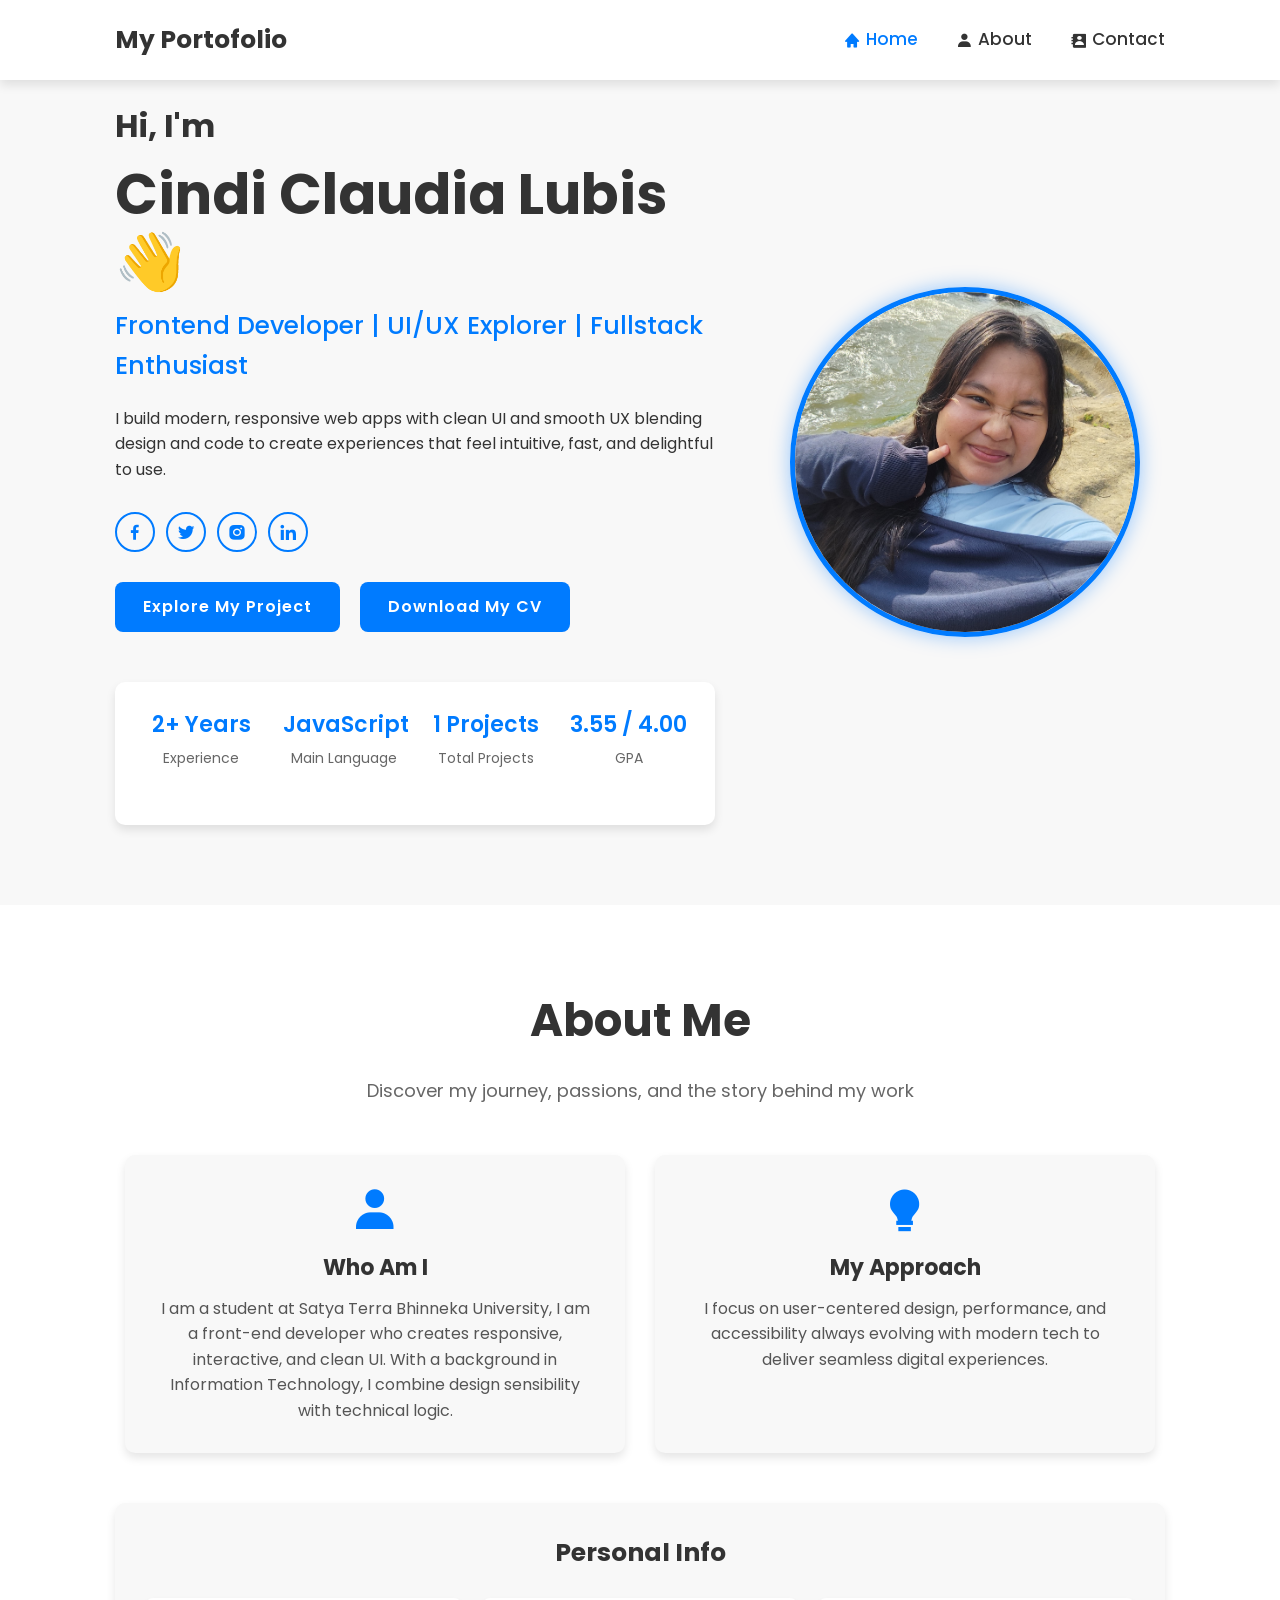
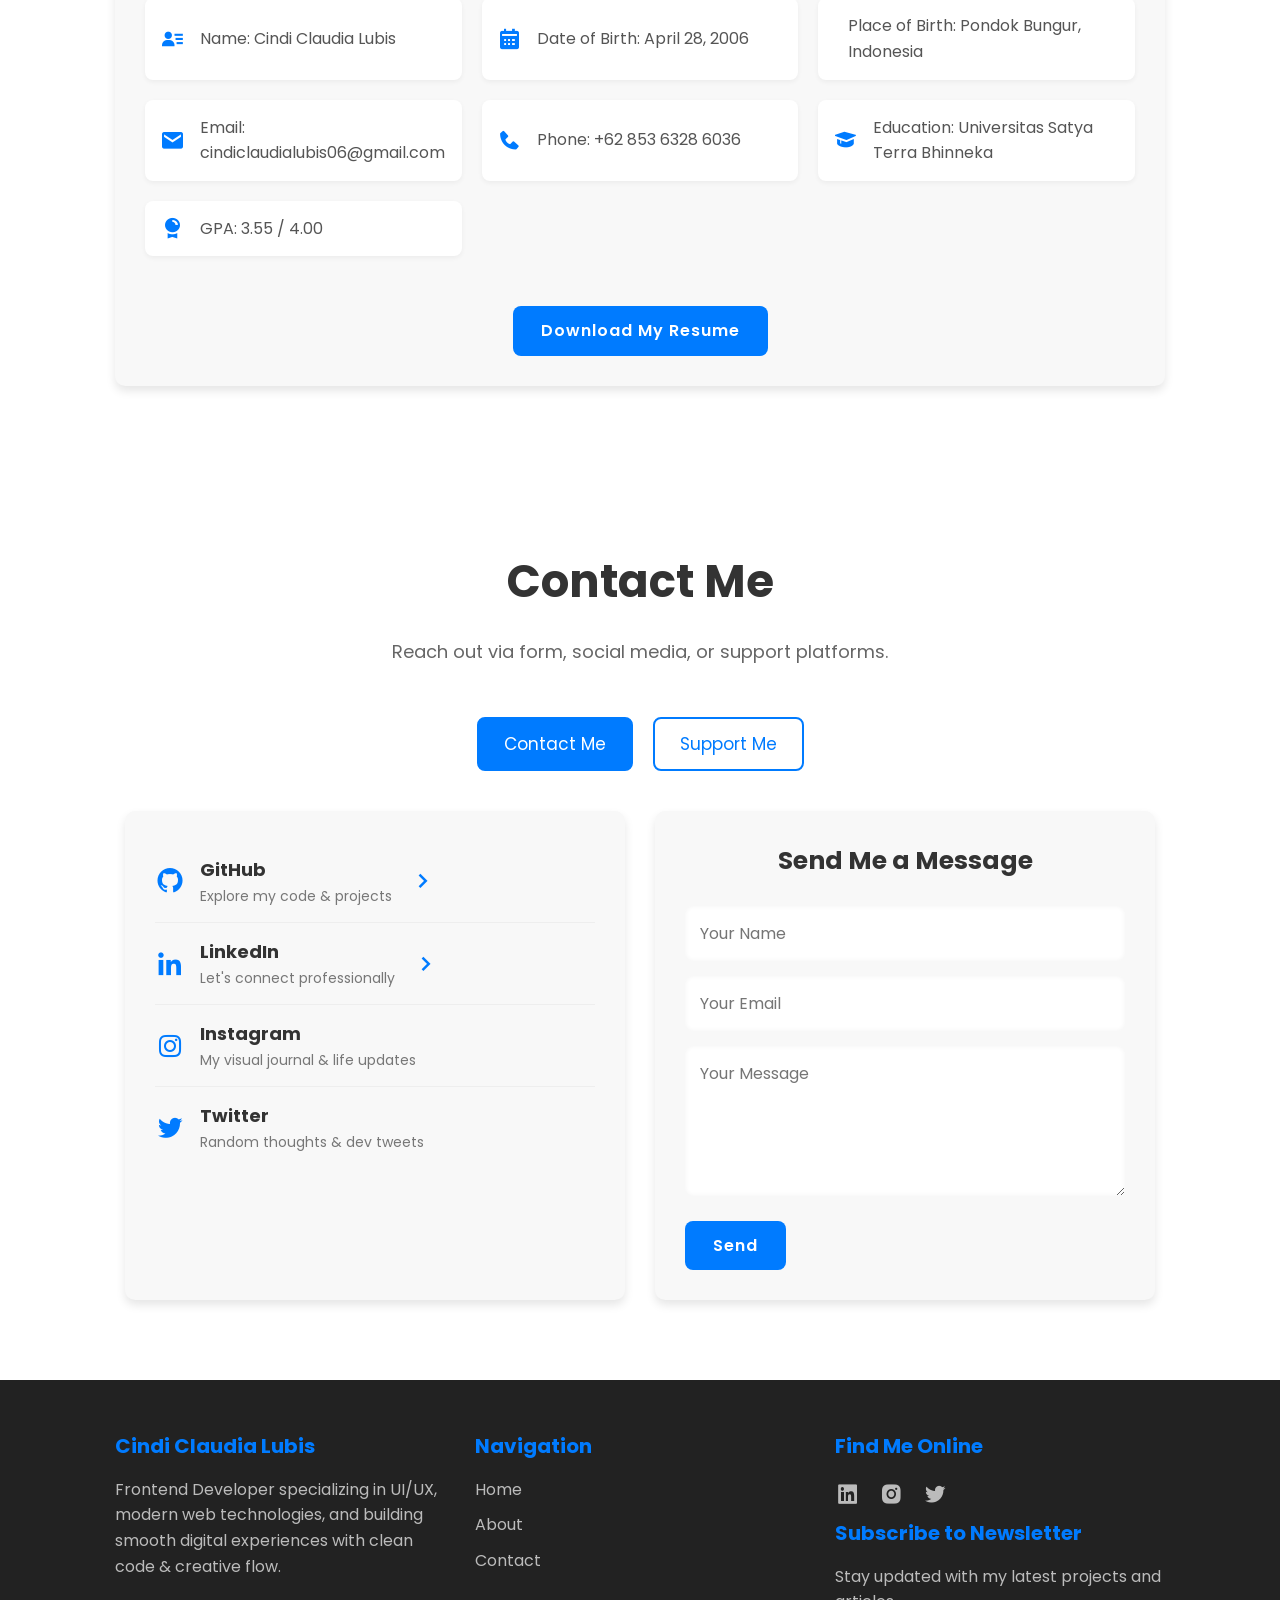
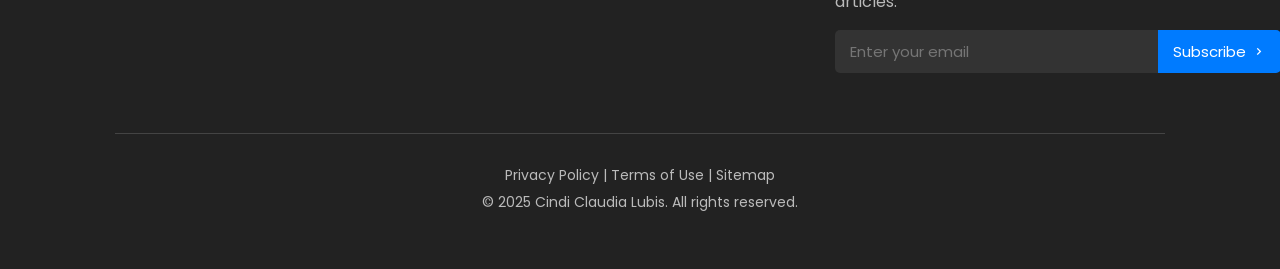
<file: Myprofil/index.html>
<!DOCTYPE html>
<html lang="en">
<head>
    <meta charset="UTF-8">
    <meta name="viewport" content="width=device-width, initial-scale=1.0">
    <title>My Portofolio - Cindi Claudia Lubis</title>
    <link rel="stylesheet" href="style.css">
    <link href='https://unpkg.com/boxicons@2.1.4/css/boxicons.min.css' rel='stylesheet'>
</head>
<body>
    <header class="header">
        <a href="#" class="logo">My Portofolio</a>

        <nav class="navbar">
            <a href="#home" class="active"><i class='bx bxs-home'></i> Home</a>
            <a href="#about"><i class='bx bxs-user'></i> About</a>
            <a href="#contact"><i class='bx bxs-contact'></i> Contact</a>
        </nav>
    </header>

    <section class="home" id="home">
        <div class="home-content">
            <h3>Hi, I'm</h3>
            <h1>Cindi Claudia Lubis 👋</h1>
            <h2>Frontend Developer | UI/UX Explorer | Fullstack Enthusiast</h2>
            <p>I build modern, responsive web apps with clean UI and smooth UX blending design and code to create experiences that feel intuitive, fast, and delightful to use.</p>

            <div class="social-media">
                <a href="#"><i class='bx bxl-facebook'></i></a>
                <a href="#"><i class='bx bxl-twitter'></i></a>
                <a href="#"><i class='bx bxl-instagram-alt'></i></a>
                <a href="#"><i class='bx bxl-linkedin'></i></a>
            </div>

            <div class="btn-box">
                <a href="#" class="btn">Explore My Project</a>
                <a href="#" class="btn">Download My CV</a>
            </div>

            <div class="quick-stats">
                <div class="stat-item">
                    <h4>2+ Years</h4>
                    <p>Experience</p>
                </div>
                <div class="stat-item">
                    <h4>JavaScript</h4>
                    <p>Main Language</p>
                </div>
                <div class="stat-item">
                    <h4>1 Projects</h4>
                    <p>Total Projects</p>
                </div>
                <div class="stat-item">
                    <h4>3.55 / 4.00</h4>
                    <p>GPA</p>
                </div>
            </div>
        </div>

        <div class="home-img">
            <div class="profile-circle">
                <img src="Profil.jpg" alt="Cindi Claudia Lubis">
                <div class="icon-circle top-left"><i class='bx bxl-javascript'></i></div>
                <div class="icon-circle top-right"><i class='bx bxl-react'></i></div>
                <div class="icon-circle bottom-left"><i class='bx bxl-html5'></i></div>
                <div class="icon-circle bottom-right"><i class='bx bxl-css3'></i></div>
            </div>
        </div>
    </section>

    <section class="about" id="about">
        <h2 class="heading">About Me</h2>
        <p class="sub-heading">Discover my journey, passions, and the story behind my work</p>

        <div class="about-content">
            <div class="about-item">
                <i class='bx bxs-user'></i>
                <h3>Who Am I</h3>
                <p>I am a student at Satya Terra Bhinneka University, I am a front-end developer who creates responsive, interactive, and clean UI. With a background in Information Technology, I combine design sensibility with technical logic.</p>
            </div>
            <div class="about-item">
                <i class='bx bxs-bulb'></i>
                <h3>My Approach</h3>
                <p>I focus on user-centered design, performance, and accessibility always evolving with modern tech to deliver seamless digital experiences.</p>
            </div>
        </div>

        <div class="personal-info">
            <h3>Personal Info</h3>
            <div class="info-grid">
                <div class="info-item">
                    <i class='bx bxs-user-detail'></i>
                    <span>Name: Cindi Claudia Lubis</span>
                </div>
                <div class="info-item">
                    <i class='bx bxs-calendar'></i>
                    <span>Date of Birth: April 28, 2006</span>
                </div>
                <div class="info-item">
                    <i class='bx bxs-home-alt'></i>
                    <span>Place of Birth: Pondok Bungur, Indonesia</span>
                </div>
                <div class="info-item">
                    <i class='bx bxs-envelope'></i>
                    <span>Email: cindiclaudialubis06@gmail.com</span>
                </div>
                <div class="info-item">
                    <i class='bx bxs-phone'></i>
                    <span>Phone: +62 853 6328 6036</span>
                </div>
                <div class="info-item">
                    <i class='bx bxs-graduation'></i>
                    <span>Education: Universitas Satya Terra Bhinneka</span>
                </div>
                <div class="info-item">
                    <i class='bx bxs-award'></i>
                    <span>GPA: 3.55 / 4.00</span> 
                </div>
            </div>
            <a href="#" class="btn download-cv">Download My Resume</a>
        </div>
    </section>

    <section class="contact" id="contact">
        <h2 class="heading">Contact Me</h2>
        <p class="sub-heading">Reach out via form, social media, or support platforms.</p>

        <div class="contact-tabs">
            <button class="tab-button active" data-tab="contact-form">Contact Me</button>
            <button class="tab-button" data-tab="support-qr">Support Me</button>
        </div>

        <div class="contact-content active" id="contact-form">
            <div class="social-contact">
                <a href="#" class="social-item">
                    <i class='bx bxl-github'></i>
                    <div>
                        <h3>GitHub</h3>
                        <p>Explore my code & projects</p>
                    </div>
                    <i class='bx bx-chevron-right'></i>
                </a>
                <a href="#" class="social-item">
                    <i class='bx bxl-linkedin'></i>
                    <div>
                        <h3>LinkedIn</h3>
                        <p>Let's connect professionally</p>
                    </div>
                    <i class='bx bx-chevron-right'></i>
                </a>
                <a href="#" class="social-item">
                    <i class='bx bxl-instagram'></i>
                    <div>
                        <h3>Instagram</h3>
                        <p>My visual journal & life updates</p>
                    </div>
                    <i class='bx bxl-chevron-right'></i>
                </a>
                <a href="#" class="social-item">
                    <i class='bx bxl-twitter'></i>
                    <div>
                        <h3>Twitter</h3>
                        <p>Random thoughts & dev tweets</p>
                    </div>
                    <i class='bx bxl-chevron-right'></i>
                </a>
            </div>

            <form action="#" class="contact-form">
                <h3>Send Me a Message</h3>
                <input type="text" placeholder="Your Name" required>
                <input type="email" placeholder="Your Email" required>
                <textarea name="message" placeholder="Your Message" required></textarea>
                <button type="submit" class="btn">Send</button>
            </form>
        </div>
    </section>

    <footer class="footer">
        <div class="footer-left">
            <h3>Cindi Claudia Lubis</h3>
            <p>Frontend Developer specializing in UI/UX, modern web technologies, and building smooth digital experiences with clean code & creative flow.</p>
        </div>
        <div class="footer-center">
            <h4>Navigation</h4>
            <ul>
                <li><a href="#home">Home</a></li>
                <li><a href="#about">About</a></li>
                <li><a href="#contact">Contact</a></li>
            </ul>
        </div>
        <div class="footer-right">
            <h4>Find Me Online</h4>
            <div class="social-links">
                <a href="#"><i class='bx bxl-linkedin-square'></i></a>
                <a href="#"><i class='bx bxl-instagram-alt'></i></a>
                <a href="#"><i class='bx bxl-twitter'></i></a>
            </div>
            <h4>Subscribe to Newsletter</h4>
            <p>Stay updated with my latest projects and articles.</p>
            <form action="#" class="newsletter-form">
                <input type="email" placeholder="Enter your email">
                <button type="submit">Subscribe <i class='bx bx-chevron-right'></i></button>
            </form>
        </div>
        <div class="footer-bottom">
            <p>Privacy Policy | Terms of Use | Sitemap</p>
            <p>&copy; 2025 Cindi Claudia Lubis. All rights reserved.</p>
        </div>
    </footer>

    <div id="notAvailableModal" class="modal">
        <div class="modal-content">
            <p>Not Available Yet 😟</p>
            <p>My resume is still in progress. Please check back later!</p>
            <button class="btn" onclick="closeModal('notAvailableModal')">Alright</button>
        </div>
    </div>

    <div id="addTestimonialModal" class="modal">
        <div class="modal-content">
            <h3>Share Your Testimonial</h3>
            <p>Tell us about your experience working with us</p>
            <form id="testimonialForm">
                <input type="text" id="testimonialFullName" placeholder="Full Name" required>
                <input type="email" id="testimonialEmail" placeholder="Email" required>
                <input type="text" id="testimonialPosition" placeholder="CEO, Developer, Design, etc." required>
                <textarea id="testimonialText" placeholder="Share your experience..." minlength="10" required></textarea>
                <div class="modal-buttons">
                    <button type="button" class="btn" onclick="closeModal('addTestimonialModal')">Cancel</button>
                    <button type="submit" class="btn">Submit</button>
                </div>
            </form>
        </div>
    </div>

    <div id="thankYouModal" class="modal">
        <div class="modal-content">
            <i class='bx bxs-check-circle success-icon'></i>
            <h3>Thank You!</h3>
            <p>Testimonial submitted successfully!</p>
            <button class="btn" onclick="closeModal('thankYouModal')">OK</button>
        </div>
    </div>

    <script src="script.js"></script>
</body>
</html>
</file>
<file: Myprofil/style.css>
/* General Styling */
@import url('https://fonts.googleapis.com/css2?family=Poppins:wght@300;400;500;600;700&display=swap');

:root {
    --bg-color: #f8f8f8;
    --second-bg-color: #fff;
    --text-color: #333;
    --main-color: #007bff;
    --shadow-color: rgba(0, 0, 0, 0.1);
}

* {
    margin: 0;
    padding: 0;
    box-sizing: border-box;
    font-family: 'Poppins', sans-serif;
    text-decoration: none;
    outline: none;
    border: none;
}

html {
    font-size: 62.5%; /* 1rem = 10px */
    overflow-x: hidden;
    scroll-behavior: smooth;
}

body {
    background: var(--bg-color);
    color: var(--text-color);
    line-height: 1.6;
}

section {
    min-height: 100vh;
    padding: 8rem 9%;
}

.heading {
    font-size: 4.5rem;
    text-align: center;
    margin-bottom: 2rem;
    color: var(--text-color);
}

.sub-heading {
    font-size: 1.8rem;
    text-align: center;
    color: #666;
    margin-bottom: 5rem;
}

.btn {
    display: inline-block;
    padding: 1.2rem 2.8rem;
    background: var(--main-color);
    border-radius: .8rem;
    font-size: 1.6rem;
    color: var(--second-bg-color);
    letter-spacing: .1rem;
    font-weight: 600;
    transition: all .3s ease;
    cursor: pointer;
}

.btn:hover {
    background: #0056b3; /* Darker shade of main color */
    transform: scale(1.05);
}

/* Header */
.header {
    position: fixed;
    top: 0;
    left: 0;
    width: 100%;
    padding: 2rem 9%;
    background: var(--second-bg-color);
    display: flex;
    justify-content: space-between;
    align-items: center;
    z-index: 1000;
    box-shadow: 0 .5rem 1rem var(--shadow-color);
}

.header .logo {
    font-size: 2.5rem;
    color: var(--text-color);
    font-weight: 700;
}

.navbar a {
    font-size: 1.7rem;
    color: var(--text-color);
    font-weight: 500;
    margin-left: 3.5rem;
    transition: .3s;
    display: inline-flex;
    align-items: center;
    gap: .5rem;
}

.navbar a:hover,
.navbar a.active {
    color: var(--main-color);
}

/* Home Section */
.home {
    display: flex;
    justify-content: center;
    align-items: center;
    gap: 5rem;
    background: var(--bg-color);
    padding-top: 10rem;
}

.home-content {
    max-width: 60rem;
    text-align: left;
}

.home-content h3 {
    font-size: 3.2rem;
    font-weight: 700;
}

.home-content h1 {
    font-size: 5.6rem;
    font-weight: 700;
    line-height: 1.2;
    margin-top: 1rem;
}

.home-content h2 {
    font-size: 2.5rem;
    font-weight: 500;
    color: var(--main-color);
    margin-top: 1rem;
}

.home-content p {
    font-size: 1.6rem;
    margin: 2rem 0 3rem;
}

.social-media {
    margin-bottom: 3rem;
}

.social-media a {
    display: inline-flex;
    justify-content: center;
    align-items: center;
    width: 4rem;
    height: 4rem;
    background: transparent;
    border: .2rem solid var(--main-color);
    border-radius: 50%;
    font-size: 2rem;
    color: var(--main-color);
    margin: 0 .8rem 0 0;
    transition: .3s ease;
}

.social-media a:hover {
    background: var(--main-color);
    color: var(--second-bg-color);
    box-shadow: 0 0 1rem var(--main-color);
}

.btn-box {
    display: flex;
    gap: 2rem;
    margin-top: 3rem;
}

.quick-stats {
    display: flex;
    flex-wrap: wrap;
    gap: 2rem;
    margin-top: 5rem;
    background: var(--second-bg-color);
    padding: 2.5rem;
    border-radius: 1rem;
    box-shadow: 0 .5rem 1rem var(--shadow-color);
}

.stat-item {
    text-align: center;
    flex: 1 1 20%;
    min-width: 100px;
}

.stat-item h4 {
    font-size: 2.2rem;
    font-weight: 600;
    color: var(--main-color);
}

.stat-item p {
    font-size: 1.4rem;
    color: #666;
    margin-top: .5rem;
}

.home-img {
    width: 40rem;
    height: 40rem;
    position: relative;
    display: flex;
    justify-content: center;
    align-items: center;
}

.profile-circle {
    width: 35rem;
    height: 35rem;
    border-radius: 50%;
    overflow: hidden;
    position: relative;
    border: .5rem solid var(--main-color);
    box-shadow: 0 0 2rem rgba(0, 123, 255, 0.4);
}

.profile-circle img {
    width: 100%;
    height: 100%;
    object-fit: cover;
    display: block;
}

.icon-circle {
    position: absolute;
    width: 7rem;
    height: 7rem;
    background: var(--main-color);
    border-radius: 50%;
    display: flex;
    justify-content: center;
    align-items: center;
    font-size: 3.5rem;
    color: var(--second-bg-color);
    box-shadow: 0 0 1rem rgba(0, 123, 255, 0.6);
    animation: floatImage 4s ease-in-out infinite;
}

.icon-circle.top-left {
    top: 0;
    left: 0;
    transform: translate(-50%, -50%);
}

.icon-circle.top-right {
    top: 0;
    right: 0;
    transform: translate(50%, -50%);
}

.icon-circle.bottom-left {
    bottom: 0;
    left: 0;
    transform: translate(-50%, 50%);
}

.icon-circle.bottom-right {
    bottom: 0;
    right: 0;
    transform: translate(50%, 50%);
}

@keyframes floatImage {
    0% {
        transform: translateY(0);
    }
    50% {
        transform: translateY(-2rem);
    }
    100% {
        transform: translateY(0);
    }
}

/* About Section */
.about {
    background: var(--second-bg-color);
}

.about-content {
    display: flex;
    justify-content: center;
    flex-wrap: wrap;
    gap: 3rem;
    margin-bottom: 5rem;
}

.about-item {
    background: var(--bg-color);
    padding: 3rem;
    border-radius: 1rem;
    box-shadow: 0 .5rem 1rem var(--shadow-color);
    text-align: center;
    flex: 1 1 45%;
    max-width: 50rem;
    transition: transform .3s ease;
}

.about-item:hover {
    transform: translateY(-1rem);
}

.about-item i {
    font-size: 5rem;
    color: var(--main-color);
    margin-bottom: 1.5rem;
}

.about-item h3 {
    font-size: 2.2rem;
    margin-bottom: 1rem;
}

.about-item p {
    font-size: 1.6rem;
    color: #555;
}

.personal-info {
    background: var(--bg-color);
    padding: 3rem;
    border-radius: 1rem;
    box-shadow: 0 .5rem 1rem var(--shadow-color);
    text-align: center;
    margin-top: 3rem;
}

.personal-info h3 {
    font-size: 2.5rem;
    margin-bottom: 2.5rem;
    color: var(--text-color);
}

.info-grid {
    display: grid;
    grid-template-columns: repeat(auto-fit, minmax(300px, 1fr));
    gap: 2rem;
    margin-bottom: 3rem;
}

.info-item {
    display: flex;
    align-items: center;
    gap: 1.5rem;
    background: var(--second-bg-color);
    padding: 1.5rem;
    border-radius: .8rem;
    box-shadow: 0 .2rem .5rem rgba(0,0,0,0.05);
    text-align: left;
}

.info-item i {
    font-size: 2.5rem;
    color: var(--main-color);
}

.info-item span {
    font-size: 1.6rem;
    color: #555;
}

.personal-info .download-cv {
    margin-top: 2rem;
}

/* Testimonials Section */
.testimonials {
    background: var(--bg-color);
    position: relative;
    text-align: center;
}

.testimonials .add-testimonial-btn {
    padding: 1rem 2rem;
    background: var(--main-color);
    color: var(--second-bg-color);
    border-radius: .8rem;
    font-size: 1.6rem;
    cursor: pointer;
    margin-bottom: 3rem;
    transition: background .3s ease;
}

.testimonials .add-testimonial-btn:hover {
    background: #0056b3;
}

.testimonial-list {
    display: grid;
    grid-template-columns: repeat(auto-fit, minmax(350px, 1fr));
    gap: 3rem;
    margin-top: 3rem;
}

.testimonial-item {
    background: var(--second-bg-color);
    padding: 3rem;
    border-radius: 1rem;
    box-shadow: 0 .5rem 1rem var(--shadow-color);
    text-align: left;
    position: relative;
}

.testimonial-item p {
    font-size: 1.6rem;
    margin-bottom: 2rem;
    color: #555;
}

.testimonial-item p::before,
.testimonial-item p::after {
    font-family: 'Boxicons';
    font-weight: 900;
    font-size: 4rem;
    color: rgba(0, 123, 255, 0.2);
    position: absolute;
}

.testimonial-item p::before {
    content: '\eb81'; /* bx bxs-quote-alt-left */
    top: 1rem;
    left: 1rem;
}

.testimonial-item p::after {
    content: '\eb80'; /* bx bxs-quote-alt-right */
    bottom: 0rem;
    right: 1rem;
}

.client-info {
    display: flex;
    align-items: center;
    gap: 1.5rem;
    margin-top: 2rem;
}

.client-info .avatar {
    width: 5rem;
    height: 5rem;
    border-radius: 50%;
    background: var(--main-color);
    color: var(--second-bg-color);
    display: flex;
    justify-content: center;
    align-items: center;
    font-size: 2.2rem;
    font-weight: 600;
}

.client-info .details h4 {
    font-size: 1.8rem;
    font-weight: 600;
}

.client-info .details span {
    font-size: 1.4rem;
    color: #777;
}

.client-info .stars {
    margin-left: auto;
}

.client-info .stars i {
    color: gold;
    font-size: 1.8rem;
}

/* Contact Section */
.contact {
    background: var(--second-bg-color);
}

.contact-tabs {
    display: flex;
    justify-content: center;
    margin-bottom: 4rem;
}

.contact-tabs .tab-button {
    padding: 1.2rem 2.5rem;
    font-size: 1.7rem;
    border: .2rem solid var(--main-color);
    border-radius: .8rem;
    background: transparent;
    color: var(--main-color);
    cursor: pointer;
    transition: all .3s ease;
    margin: 0 1rem;
}

.contact-tabs .tab-button.active {
    background: var(--main-color);
    color: var(--second-bg-color);
}

.contact-tabs .tab-button:hover:not(.active) {
    background: rgba(0, 123, 255, 0.1);
}

.contact-content {
    display: flex;
    flex-wrap: wrap;
    gap: 3rem;
    justify-content: center;
}

.social-contact {
    flex: 1 1 45%;
    max-width: 50rem;
    background: var(--bg-color);
    padding: 3rem;
    border-radius: 1rem;
    box-shadow: 0 .5rem 1rem var(--shadow-color);
}

.social-item {
    display: flex;
    align-items: center;
    gap: 1.5rem;
    padding: 1.5rem 0;
    border-bottom: 1px solid #eee;
    color: var(--text-color);
    transition: transform .3s ease;
}

.social-item:last-child {
    border-bottom: none;
}

.social-item:hover {
    transform: translateX(1rem);
    color: var(--main-color);
}

.social-item i {
    font-size: 3rem;
    color: var(--main-color);
}

.social-item h3 {
    font-size: 1.8rem;
}

.social-item p {
    font-size: 1.4rem;
    color: #777;
}

.contact-form {
    flex: 1 1 45%;
    max-width: 50rem;
    background: var(--bg-color);
    padding: 3rem;
    border-radius: 1rem;
    box-shadow: 0 .5rem 1rem var(--shadow-color);
    display: flex;
    flex-direction: column;
}

.contact-form h3 {
    font-size: 2.5rem;
    margin-bottom: 2.5rem;
    text-align: center;
}

.contact-form input,
.contact-form textarea {
    width: 100%;
    padding: 1.5rem;
    font-size: 1.6rem;
    color: var(--text-color);
    background: var(--second-bg-color);
    border-radius: .8rem;
    margin-bottom: 1.5rem;
    box-shadow: inset 0 0 5px rgba(0,0,0,0.05);
}

.contact-form textarea {
    resize: vertical;
    min-height: 15rem;
}

.contact-form .btn {
    align-self: flex-start;
    margin-top: 1rem;
}

.qr-code-container {
    text-align: center;
    background: var(--bg-color);
    padding: 3rem;
    border-radius: 1rem;
    box-shadow: 0 .5rem 1rem var(--shadow-color);
    flex: 1 1 100%; /* Take full width when active */
    max-width: 60rem;
    margin: 0 auto;
}

.qr-code-container img {
    max-width: 30rem;
    height: auto;
    margin-top: 2rem;
    border: .5rem solid var(--second-bg-color);
    border-radius: .8rem;
    box-shadow: 0 .5rem 1.5rem rgba(0,0,0,0.15);
}

/* Footer */
.footer {
    display: grid;
    grid-template-columns: repeat(auto-fit, minmax(250px, 1fr));
    gap: 3rem;
    background: #222;
    color: #eee;
    padding: 5rem 9%;
    font-size: 1.6rem;
}

.footer h3, .footer h4 {
    color: var(--main-color);
    margin-bottom: 1.5rem;
    font-size: 2rem;
}

.footer p {
    color: #bbb;
    margin-bottom: 1rem;
}

.footer ul {
    list-style: none;
}

.footer ul li a {
    color: #bbb;
    display: block;
    margin-bottom: 1rem;
    transition: color .3s ease;
}

.footer ul li a:hover {
    color: var(--main-color);
}

.footer .social-links a {
    color: #bbb;
    font-size: 2.5rem;
    margin-right: 1.5rem;
    transition: color .3s ease;
}

.footer .social-links a:hover {
    color: var(--main-color);
}

.newsletter-form {
    display: flex;
    margin-top: 1.5rem;
}

.newsletter-form input {
    padding: 1rem 1.5rem;
    border-radius: .5rem 0 0 .5rem;
    border: none;
    background: #333;
    color: #fff;
    font-size: 1.5rem;
    flex-grow: 1;
}

.newsletter-form button {
    padding: 1rem 1.5rem;
    border-radius: 0 .5rem .5rem 0;
    border: none;
    background: var(--main-color);
    color: var(--second-bg-color);
    font-size: 1.5rem;
    cursor: pointer;
    transition: background .3s ease;
    display: flex;
    align-items: center;
    gap: .5rem;
}

.newsletter-form button:hover {
    background: #0056b3;
}

.footer-bottom {
    grid-column: 1 / -1; /* Span all columns */
    text-align: center;
    padding-top: 3rem;
    border-top: 1px solid #444;
    margin-top: 3rem;
    color: #999;
    font-size: 1.4rem;
}

.footer-bottom p {
    margin-bottom: .5rem;
}

/* Modals */
.modal {
    position: fixed;
    top: 0;
    left: 0;
    width: 100%;
    height: 100%;
    background: rgba(0, 0, 0, 0.6);
    display: flex;
    justify-content: center;
    align-items: center;
    z-index: 1001;
    opacity: 0;
    visibility: hidden;
    transition: opacity 0.3s ease, visibility 0.3s ease;
}

.modal.active {
    opacity: 1;
    visibility: visible;
}

.modal-content {
    background: var(--second-bg-color);
    padding: 4rem;
    border-radius: 1rem;
    text-align: center;
    max-width: 50rem;
    width: 90%;
    box-shadow: 0 1rem 3rem rgba(0, 0, 0, 0.2);
    transform: translateY(-50px);
    transition: transform 0.3s ease;
}

.modal.active .modal-content {
    transform: translateY(0);
}

.modal-content p {
    font-size: 1.8rem;
    margin-bottom: 2rem;
    color: #555;
}

.modal-content h3 {
    font-size: 2.8rem;
    margin-bottom: 1.5rem;
    color: var(--text-color);
}

.modal-content .btn {
    margin-top: 1.5rem;
}

.modal-content form {
    display: flex;
    flex-direction: column;
    gap: 1.5rem;
}

.modal-content form input,
.modal-content form textarea {
    padding: 1.2rem;
    border: 1px solid #ddd;
    border-radius: .8rem;
    font-size: 1.6rem;
    background: var(--bg-color);
    color: var(--text-color);
}

.modal-content .modal-buttons {
    display: flex;
    justify-content: flex-end;
    gap: 1.5rem;
    margin-top: 2rem;
}

.modal-content .success-icon {
    font-size: 8rem;
    color: #28a745;
    margin-bottom: 2rem;
}

/* Responsive Design */
@media (max-width: 1200px) {
    html {
        font-size: 55%;
    }
}

@media (max-width: 991px) {
    .header {
        padding: 2rem 4%;
    }
    section {
        padding: 8rem 4%;
    }
    .home {
        flex-direction: column;
        text-align: center;
        gap: 3rem;
        padding-top: 12rem;
    }
    .home-content {
        max-width: 100%;
    }
    .home-img {
        width: 30rem;
        height: 30rem;
    }
    .profile-circle {
        width: 28rem;
        height: 28rem;
    }
    .quick-stats {
        flex-direction: column;
        align-items: center;
    }
    .stat-item {
        flex: 1 1 100%;
        min-width: unset;
    }
    .about-content {
        flex-direction: column;
        align-items: center;
    }
    .about-item {
        flex: 1 1 90%;
        max-width: 90%;
    }
    .personal-info {
        max-width: 90%;
        margin: 3rem auto;
    }
    .info-grid {
        grid-template-columns: 1fr;
    }
    .testimonial-list {
        grid-template-columns: 1fr;
    }
    .contact-content {
        flex-direction: column;
        align-items: center;
    }
    .social-contact, .contact-form, .qr-code-container {
        flex: 1 1 90%;
        max-width: 90%;
    }
    .footer {
        grid-template-columns: 1fr;
        text-align: center;
    }
    .footer-left, .footer-center, .footer-right {
        margin-bottom: 3rem;
    }
    .footer .social-links {
        justify-content: center;
        display: flex;
    }
    .newsletter-form {
        justify-content: center;
    }
}

@media (max-width: 768px) {
    .header {
        flex-direction: column;
        align-items: flex-start;
        padding-bottom: 1.5rem;
    }
    .navbar {
        margin-top: 1.5rem;
        width: 100%;
        justify-content: space-around;
        flex-wrap: wrap;
    }
    .navbar a {
        margin: 0 1rem 1rem 0;
        font-size: 1.5rem;
    }
    .home-content h1 {
        font-size: 4.5rem;
    }
    .home-content h2 {
        font-size: 2rem;
    }
    .btn-box {
        flex-direction: column;
        align-items: center;
    }
    .btn {
        width: 100%;
        max-width: 25rem;
    }
}

@media (max-width: 450px) {
    html {
        font-size: 50%;
    }
    .home-content h1 {
        font-size: 3.5rem;
    }
    .home-img {
        width: 25rem;
        height: 25rem;
    }
    .profile-circle {
        width: 23rem;
        height: 23rem;
    }
    .quick-stats {
        padding: 1.5rem;
    }
    .testimonial-item p::before, .testimonial-item p::after {
        font-size: 3rem;
    }
    .modal-content {
        padding: 3rem;
    }
}
</file>
